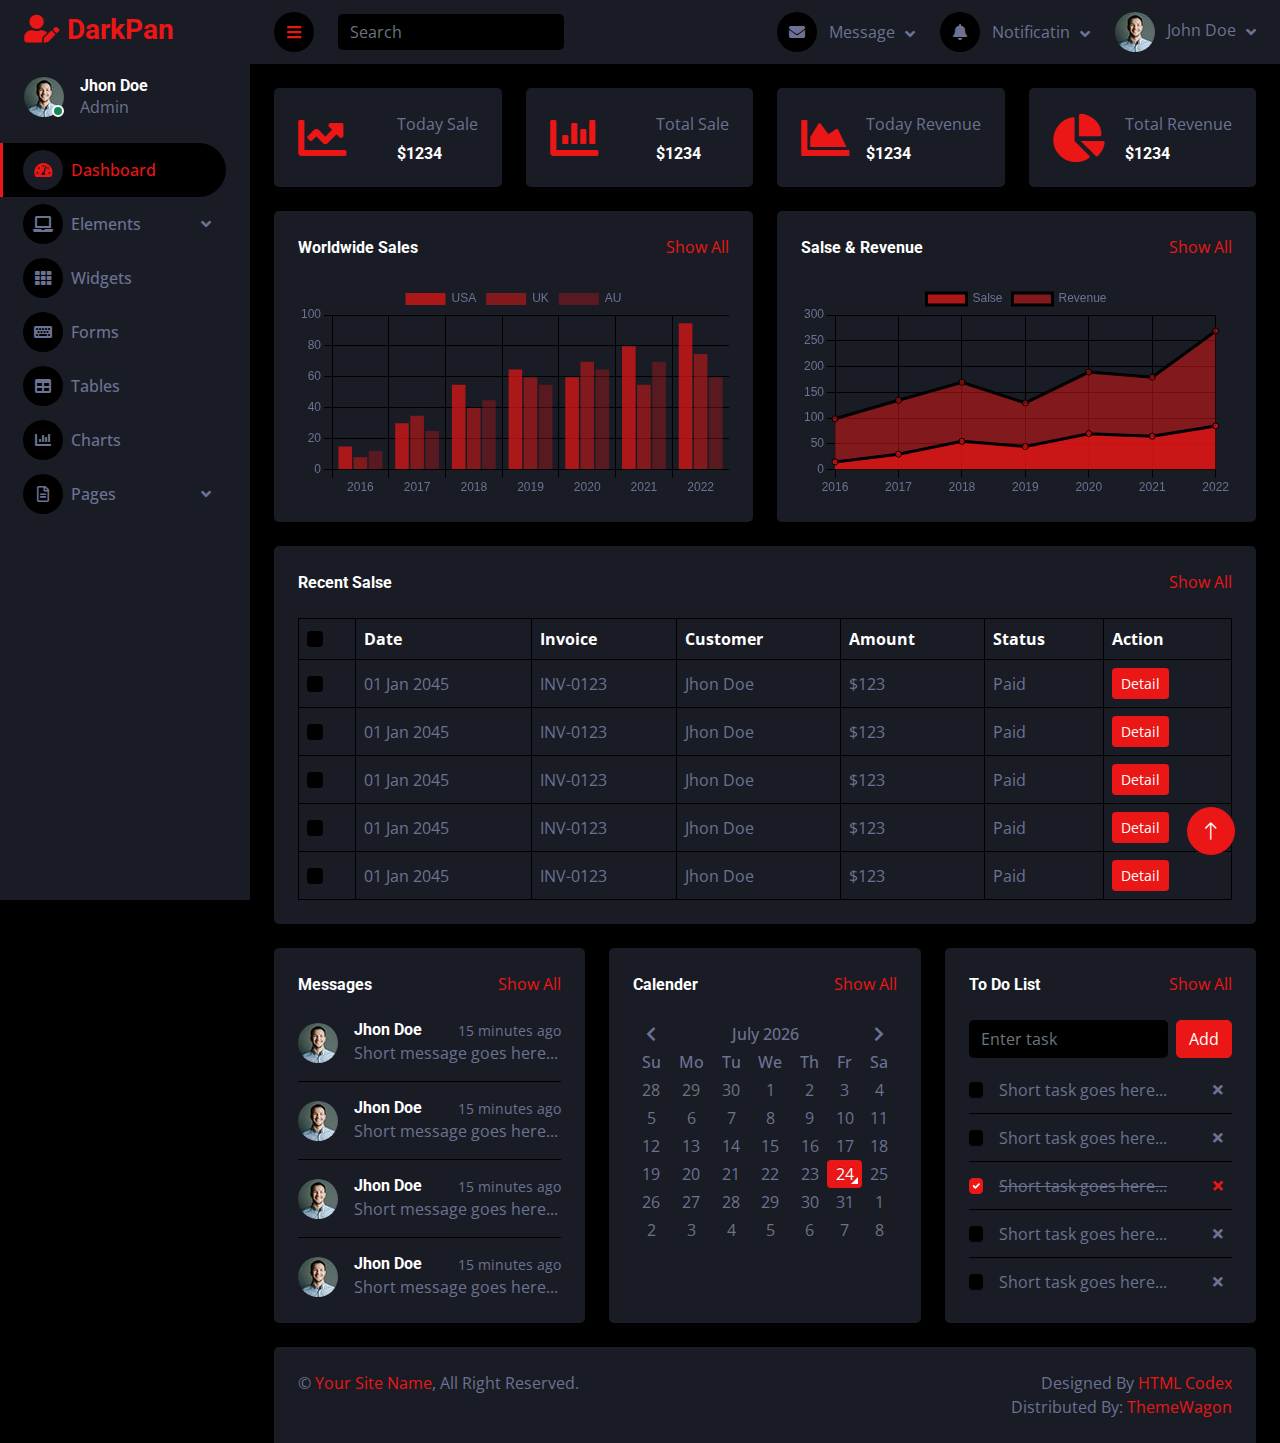
<file: templates/darkpan-1.0.0/index.html>
<!DOCTYPE html>
<html lang="en">

<head>
    <meta charset="utf-8">
    <title>DarkPan - Bootstrap 5 Admin Template</title>
    <meta content="width=device-width, initial-scale=1.0" name="viewport">
    <meta content="" name="keywords">
    <meta content="" name="description">

    <!-- Favicon -->
    <link href="img/favicon.ico" rel="icon">

    <!-- Google Web Fonts -->
    <link rel="preconnect" href="https://fonts.googleapis.com">
    <link rel="preconnect" href="https://fonts.gstatic.com" crossorigin>
    <link href="https://fonts.googleapis.com/css2?family=Open+Sans:wght@400;600&family=Roboto:wght@500;700&display=swap" rel="stylesheet"> 
    
    <!-- Icon Font Stylesheet -->
    <link href="https://cdnjs.cloudflare.com/ajax/libs/font-awesome/5.10.0/css/all.min.css" rel="stylesheet">
    <link href="https://cdn.jsdelivr.net/npm/bootstrap-icons@1.4.1/font/bootstrap-icons.css" rel="stylesheet">

    <!-- Libraries Stylesheet -->
    <link href="lib/owlcarousel/assets/owl.carousel.min.css" rel="stylesheet">
    <link href="lib/tempusdominus/css/tempusdominus-bootstrap-4.min.css" rel="stylesheet" />

    <!-- Customized Bootstrap Stylesheet -->
    <link href="css/bootstrap.min.css" rel="stylesheet">

    <!-- Template Stylesheet -->
    <link href="css/style.css" rel="stylesheet">
</head>

<body>
    <div class="container-fluid position-relative d-flex p-0">
        <!-- Spinner Start -->
        <div id="spinner" class="show bg-dark position-fixed translate-middle w-100 vh-100 top-50 start-50 d-flex align-items-center justify-content-center">
            <div class="spinner-border text-primary" style="width: 3rem; height: 3rem;" role="status">
                <span class="sr-only">Loading...</span>
            </div>
        </div>
        <!-- Spinner End -->


        <!-- Sidebar Start -->
        <div class="sidebar pe-4 pb-3">
            <nav class="navbar bg-secondary navbar-dark">
                <a href="index.html" class="navbar-brand mx-4 mb-3">
                    <h3 class="text-primary"><i class="fa fa-user-edit me-2"></i>DarkPan</h3>
                </a>
                <div class="d-flex align-items-center ms-4 mb-4">
                    <div class="position-relative">
                        <img class="rounded-circle" src="img/user.jpg" alt="" style="width: 40px; height: 40px;">
                        <div class="bg-success rounded-circle border border-2 border-white position-absolute end-0 bottom-0 p-1"></div>
                    </div>
                    <div class="ms-3">
                        <h6 class="mb-0">Jhon Doe</h6>
                        <span>Admin</span>
                    </div>
                </div>
                <div class="navbar-nav w-100">
                    <a href="index.html" class="nav-item nav-link active"><i class="fa fa-tachometer-alt me-2"></i>Dashboard</a>
                    <div class="nav-item dropdown">
                        <a href="#" class="nav-link dropdown-toggle" data-bs-toggle="dropdown"><i class="fa fa-laptop me-2"></i>Elements</a>
                        <div class="dropdown-menu bg-transparent border-0">
                            <a href="button.html" class="dropdown-item">Buttons</a>
                            <a href="typography.html" class="dropdown-item">Typography</a>
                            <a href="element.html" class="dropdown-item">Other Elements</a>
                        </div>
                    </div>
                    <a href="widget.html" class="nav-item nav-link"><i class="fa fa-th me-2"></i>Widgets</a>
                    <a href="form.html" class="nav-item nav-link"><i class="fa fa-keyboard me-2"></i>Forms</a>
                    <a href="table.html" class="nav-item nav-link"><i class="fa fa-table me-2"></i>Tables</a>
                    <a href="chart.html" class="nav-item nav-link"><i class="fa fa-chart-bar me-2"></i>Charts</a>
                    <div class="nav-item dropdown">
                        <a href="#" class="nav-link dropdown-toggle" data-bs-toggle="dropdown"><i class="far fa-file-alt me-2"></i>Pages</a>
                        <div class="dropdown-menu bg-transparent border-0">
                            <a href="signin.html" class="dropdown-item">Sign In</a>
                            <a href="signup.html" class="dropdown-item">Sign Up</a>
                            <a href="404.html" class="dropdown-item">404 Error</a>
                            <a href="blank.html" class="dropdown-item">Blank Page</a>
                        </div>
                    </div>
                </div>
            </nav>
        </div>
        <!-- Sidebar End -->


        <!-- Content Start -->
        <div class="content">
            <!-- Navbar Start -->
            <nav class="navbar navbar-expand bg-secondary navbar-dark sticky-top px-4 py-0">
                <a href="index.html" class="navbar-brand d-flex d-lg-none me-4">
                    <h2 class="text-primary mb-0"><i class="fa fa-user-edit"></i></h2>
                </a>
                <a href="#" class="sidebar-toggler flex-shrink-0">
                    <i class="fa fa-bars"></i>
                </a>
                <form class="d-none d-md-flex ms-4">
                    <input class="form-control bg-dark border-0" type="search" placeholder="Search">
                </form>
                <div class="navbar-nav align-items-center ms-auto">
                    <div class="nav-item dropdown">
                        <a href="#" class="nav-link dropdown-toggle" data-bs-toggle="dropdown">
                            <i class="fa fa-envelope me-lg-2"></i>
                            <span class="d-none d-lg-inline-flex">Message</span>
                        </a>
                        <div class="dropdown-menu dropdown-menu-end bg-secondary border-0 rounded-0 rounded-bottom m-0">
                            <a href="#" class="dropdown-item">
                                <div class="d-flex align-items-center">
                                    <img class="rounded-circle" src="img/user.jpg" alt="" style="width: 40px; height: 40px;">
                                    <div class="ms-2">
                                        <h6 class="fw-normal mb-0">Jhon send you a message</h6>
                                        <small>15 minutes ago</small>
                                    </div>
                                </div>
                            </a>
                            <hr class="dropdown-divider">
                            <a href="#" class="dropdown-item">
                                <div class="d-flex align-items-center">
                                    <img class="rounded-circle" src="img/user.jpg" alt="" style="width: 40px; height: 40px;">
                                    <div class="ms-2">
                                        <h6 class="fw-normal mb-0">Jhon send you a message</h6>
                                        <small>15 minutes ago</small>
                                    </div>
                                </div>
                            </a>
                            <hr class="dropdown-divider">
                            <a href="#" class="dropdown-item">
                                <div class="d-flex align-items-center">
                                    <img class="rounded-circle" src="img/user.jpg" alt="" style="width: 40px; height: 40px;">
                                    <div class="ms-2">
                                        <h6 class="fw-normal mb-0">Jhon send you a message</h6>
                                        <small>15 minutes ago</small>
                                    </div>
                                </div>
                            </a>
                            <hr class="dropdown-divider">
                            <a href="#" class="dropdown-item text-center">See all message</a>
                        </div>
                    </div>
                    <div class="nav-item dropdown">
                        <a href="#" class="nav-link dropdown-toggle" data-bs-toggle="dropdown">
                            <i class="fa fa-bell me-lg-2"></i>
                            <span class="d-none d-lg-inline-flex">Notificatin</span>
                        </a>
                        <div class="dropdown-menu dropdown-menu-end bg-secondary border-0 rounded-0 rounded-bottom m-0">
                            <a href="#" class="dropdown-item">
                                <h6 class="fw-normal mb-0">Profile updated</h6>
                                <small>15 minutes ago</small>
                            </a>
                            <hr class="dropdown-divider">
                            <a href="#" class="dropdown-item">
                                <h6 class="fw-normal mb-0">New user added</h6>
                                <small>15 minutes ago</small>
                            </a>
                            <hr class="dropdown-divider">
                            <a href="#" class="dropdown-item">
                                <h6 class="fw-normal mb-0">Password changed</h6>
                                <small>15 minutes ago</small>
                            </a>
                            <hr class="dropdown-divider">
                            <a href="#" class="dropdown-item text-center">See all notifications</a>
                        </div>
                    </div>
                    <div class="nav-item dropdown">
                        <a href="#" class="nav-link dropdown-toggle" data-bs-toggle="dropdown">
                            <img class="rounded-circle me-lg-2" src="img/user.jpg" alt="" style="width: 40px; height: 40px;">
                            <span class="d-none d-lg-inline-flex">John Doe</span>
                        </a>
                        <div class="dropdown-menu dropdown-menu-end bg-secondary border-0 rounded-0 rounded-bottom m-0">
                            <a href="#" class="dropdown-item">My Profile</a>
                            <a href="#" class="dropdown-item">Settings</a>
                            <a href="#" class="dropdown-item">Log Out</a>
                        </div>
                    </div>
                </div>
            </nav>
            <!-- Navbar End -->


            <!-- Sale & Revenue Start -->
            <div class="container-fluid pt-4 px-4">
                <div class="row g-4">
                    <div class="col-sm-6 col-xl-3">
                        <div class="bg-secondary rounded d-flex align-items-center justify-content-between p-4">
                            <i class="fa fa-chart-line fa-3x text-primary"></i>
                            <div class="ms-3">
                                <p class="mb-2">Today Sale</p>
                                <h6 class="mb-0">$1234</h6>
                            </div>
                        </div>
                    </div>
                    <div class="col-sm-6 col-xl-3">
                        <div class="bg-secondary rounded d-flex align-items-center justify-content-between p-4">
                            <i class="fa fa-chart-bar fa-3x text-primary"></i>
                            <div class="ms-3">
                                <p class="mb-2">Total Sale</p>
                                <h6 class="mb-0">$1234</h6>
                            </div>
                        </div>
                    </div>
                    <div class="col-sm-6 col-xl-3">
                        <div class="bg-secondary rounded d-flex align-items-center justify-content-between p-4">
                            <i class="fa fa-chart-area fa-3x text-primary"></i>
                            <div class="ms-3">
                                <p class="mb-2">Today Revenue</p>
                                <h6 class="mb-0">$1234</h6>
                            </div>
                        </div>
                    </div>
                    <div class="col-sm-6 col-xl-3">
                        <div class="bg-secondary rounded d-flex align-items-center justify-content-between p-4">
                            <i class="fa fa-chart-pie fa-3x text-primary"></i>
                            <div class="ms-3">
                                <p class="mb-2">Total Revenue</p>
                                <h6 class="mb-0">$1234</h6>
                            </div>
                        </div>
                    </div>
                </div>
            </div>
            <!-- Sale & Revenue End -->


            <!-- Sales Chart Start -->
            <div class="container-fluid pt-4 px-4">
                <div class="row g-4">
                    <div class="col-sm-12 col-xl-6">
                        <div class="bg-secondary text-center rounded p-4">
                            <div class="d-flex align-items-center justify-content-between mb-4">
                                <h6 class="mb-0">Worldwide Sales</h6>
                                <a href="">Show All</a>
                            </div>
                            <canvas id="worldwide-sales"></canvas>
                        </div>
                    </div>
                    <div class="col-sm-12 col-xl-6">
                        <div class="bg-secondary text-center rounded p-4">
                            <div class="d-flex align-items-center justify-content-between mb-4">
                                <h6 class="mb-0">Salse & Revenue</h6>
                                <a href="">Show All</a>
                            </div>
                            <canvas id="salse-revenue"></canvas>
                        </div>
                    </div>
                </div>
            </div>
            <!-- Sales Chart End -->


            <!-- Recent Sales Start -->
            <div class="container-fluid pt-4 px-4">
                <div class="bg-secondary text-center rounded p-4">
                    <div class="d-flex align-items-center justify-content-between mb-4">
                        <h6 class="mb-0">Recent Salse</h6>
                        <a href="">Show All</a>
                    </div>
                    <div class="table-responsive">
                        <table class="table text-start align-middle table-bordered table-hover mb-0">
                            <thead>
                                <tr class="text-white">
                                    <th scope="col"><input class="form-check-input" type="checkbox"></th>
                                    <th scope="col">Date</th>
                                    <th scope="col">Invoice</th>
                                    <th scope="col">Customer</th>
                                    <th scope="col">Amount</th>
                                    <th scope="col">Status</th>
                                    <th scope="col">Action</th>
                                </tr>
                            </thead>
                            <tbody>
                                <tr>
                                    <td><input class="form-check-input" type="checkbox"></td>
                                    <td>01 Jan 2045</td>
                                    <td>INV-0123</td>
                                    <td>Jhon Doe</td>
                                    <td>$123</td>
                                    <td>Paid</td>
                                    <td><a class="btn btn-sm btn-primary" href="">Detail</a></td>
                                </tr>
                                <tr>
                                    <td><input class="form-check-input" type="checkbox"></td>
                                    <td>01 Jan 2045</td>
                                    <td>INV-0123</td>
                                    <td>Jhon Doe</td>
                                    <td>$123</td>
                                    <td>Paid</td>
                                    <td><a class="btn btn-sm btn-primary" href="">Detail</a></td>
                                </tr>
                                <tr>
                                    <td><input class="form-check-input" type="checkbox"></td>
                                    <td>01 Jan 2045</td>
                                    <td>INV-0123</td>
                                    <td>Jhon Doe</td>
                                    <td>$123</td>
                                    <td>Paid</td>
                                    <td><a class="btn btn-sm btn-primary" href="">Detail</a></td>
                                </tr>
                                <tr>
                                    <td><input class="form-check-input" type="checkbox"></td>
                                    <td>01 Jan 2045</td>
                                    <td>INV-0123</td>
                                    <td>Jhon Doe</td>
                                    <td>$123</td>
                                    <td>Paid</td>
                                    <td><a class="btn btn-sm btn-primary" href="">Detail</a></td>
                                </tr>
                                <tr>
                                    <td><input class="form-check-input" type="checkbox"></td>
                                    <td>01 Jan 2045</td>
                                    <td>INV-0123</td>
                                    <td>Jhon Doe</td>
                                    <td>$123</td>
                                    <td>Paid</td>
                                    <td><a class="btn btn-sm btn-primary" href="">Detail</a></td>
                                </tr>
                            </tbody>
                        </table>
                    </div>
                </div>
            </div>
            <!-- Recent Sales End -->


            <!-- Widgets Start -->
            <div class="container-fluid pt-4 px-4">
                <div class="row g-4">
                    <div class="col-sm-12 col-md-6 col-xl-4">
                        <div class="h-100 bg-secondary rounded p-4">
                            <div class="d-flex align-items-center justify-content-between mb-2">
                                <h6 class="mb-0">Messages</h6>
                                <a href="">Show All</a>
                            </div>
                            <div class="d-flex align-items-center border-bottom py-3">
                                <img class="rounded-circle flex-shrink-0" src="img/user.jpg" alt="" style="width: 40px; height: 40px;">
                                <div class="w-100 ms-3">
                                    <div class="d-flex w-100 justify-content-between">
                                        <h6 class="mb-0">Jhon Doe</h6>
                                        <small>15 minutes ago</small>
                                    </div>
                                    <span>Short message goes here...</span>
                                </div>
                            </div>
                            <div class="d-flex align-items-center border-bottom py-3">
                                <img class="rounded-circle flex-shrink-0" src="img/user.jpg" alt="" style="width: 40px; height: 40px;">
                                <div class="w-100 ms-3">
                                    <div class="d-flex w-100 justify-content-between">
                                        <h6 class="mb-0">Jhon Doe</h6>
                                        <small>15 minutes ago</small>
                                    </div>
                                    <span>Short message goes here...</span>
                                </div>
                            </div>
                            <div class="d-flex align-items-center border-bottom py-3">
                                <img class="rounded-circle flex-shrink-0" src="img/user.jpg" alt="" style="width: 40px; height: 40px;">
                                <div class="w-100 ms-3">
                                    <div class="d-flex w-100 justify-content-between">
                                        <h6 class="mb-0">Jhon Doe</h6>
                                        <small>15 minutes ago</small>
                                    </div>
                                    <span>Short message goes here...</span>
                                </div>
                            </div>
                            <div class="d-flex align-items-center pt-3">
                                <img class="rounded-circle flex-shrink-0" src="img/user.jpg" alt="" style="width: 40px; height: 40px;">
                                <div class="w-100 ms-3">
                                    <div class="d-flex w-100 justify-content-between">
                                        <h6 class="mb-0">Jhon Doe</h6>
                                        <small>15 minutes ago</small>
                                    </div>
                                    <span>Short message goes here...</span>
                                </div>
                            </div>
                        </div>
                    </div>
                    <div class="col-sm-12 col-md-6 col-xl-4">
                        <div class="h-100 bg-secondary rounded p-4">
                            <div class="d-flex align-items-center justify-content-between mb-4">
                                <h6 class="mb-0">Calender</h6>
                                <a href="">Show All</a>
                            </div>
                            <div id="calender"></div>
                        </div>
                    </div>
                    <div class="col-sm-12 col-md-6 col-xl-4">
                        <div class="h-100 bg-secondary rounded p-4">
                            <div class="d-flex align-items-center justify-content-between mb-4">
                                <h6 class="mb-0">To Do List</h6>
                                <a href="">Show All</a>
                            </div>
                            <div class="d-flex mb-2">
                                <input class="form-control bg-dark border-0" type="text" placeholder="Enter task">
                                <button type="button" class="btn btn-primary ms-2">Add</button>
                            </div>
                            <div class="d-flex align-items-center border-bottom py-2">
                                <input class="form-check-input m-0" type="checkbox">
                                <div class="w-100 ms-3">
                                    <div class="d-flex w-100 align-items-center justify-content-between">
                                        <span>Short task goes here...</span>
                                        <button class="btn btn-sm"><i class="fa fa-times"></i></button>
                                    </div>
                                </div>
                            </div>
                            <div class="d-flex align-items-center border-bottom py-2">
                                <input class="form-check-input m-0" type="checkbox">
                                <div class="w-100 ms-3">
                                    <div class="d-flex w-100 align-items-center justify-content-between">
                                        <span>Short task goes here...</span>
                                        <button class="btn btn-sm"><i class="fa fa-times"></i></button>
                                    </div>
                                </div>
                            </div>
                            <div class="d-flex align-items-center border-bottom py-2">
                                <input class="form-check-input m-0" type="checkbox" checked>
                                <div class="w-100 ms-3">
                                    <div class="d-flex w-100 align-items-center justify-content-between">
                                        <span><del>Short task goes here...</del></span>
                                        <button class="btn btn-sm text-primary"><i class="fa fa-times"></i></button>
                                    </div>
                                </div>
                            </div>
                            <div class="d-flex align-items-center border-bottom py-2">
                                <input class="form-check-input m-0" type="checkbox">
                                <div class="w-100 ms-3">
                                    <div class="d-flex w-100 align-items-center justify-content-between">
                                        <span>Short task goes here...</span>
                                        <button class="btn btn-sm"><i class="fa fa-times"></i></button>
                                    </div>
                                </div>
                            </div>
                            <div class="d-flex align-items-center pt-2">
                                <input class="form-check-input m-0" type="checkbox">
                                <div class="w-100 ms-3">
                                    <div class="d-flex w-100 align-items-center justify-content-between">
                                        <span>Short task goes here...</span>
                                        <button class="btn btn-sm"><i class="fa fa-times"></i></button>
                                    </div>
                                </div>
                            </div>
                        </div>
                    </div>
                </div>
            </div>
            <!-- Widgets End -->


            <!-- Footer Start -->
            <div class="container-fluid pt-4 px-4">
                <div class="bg-secondary rounded-top p-4">
                    <div class="row">
                        <div class="col-12 col-sm-6 text-center text-sm-start">
                            &copy; <a href="#">Your Site Name</a>, All Right Reserved. 
                        </div>
                        <div class="col-12 col-sm-6 text-center text-sm-end">
                            <!--/*** This template is free as long as you keep the footer author’s credit link/attribution link/backlink. If you'd like to use the template without the footer author’s credit link/attribution link/backlink, you can purchase the Credit Removal License from "https://htmlcodex.com/credit-removal". Thank you for your support. ***/-->
                            Designed By <a href="https://htmlcodex.com">HTML Codex</a>
                            <br>Distributed By: <a href="https://themewagon.com" target="_blank">ThemeWagon</a>
                        </div>
                    </div>
                </div>
            </div>
            <!-- Footer End -->
        </div>
        <!-- Content End -->


        <!-- Back to Top -->
        <a href="#" class="btn btn-lg btn-primary btn-lg-square back-to-top"><i class="bi bi-arrow-up"></i></a>
    </div>

    <!-- JavaScript Libraries -->
    <script src="https://code.jquery.com/jquery-3.4.1.min.js"></script>
    <script src="https://cdn.jsdelivr.net/npm/bootstrap@5.0.0/dist/js/bootstrap.bundle.min.js"></script>
    <script src="lib/chart/chart.min.js"></script>
    <script src="lib/easing/easing.min.js"></script>
    <script src="lib/waypoints/waypoints.min.js"></script>
    <script src="lib/owlcarousel/owl.carousel.min.js"></script>
    <script src="lib/tempusdominus/js/moment.min.js"></script>
    <script src="lib/tempusdominus/js/moment-timezone.min.js"></script>
    <script src="lib/tempusdominus/js/tempusdominus-bootstrap-4.min.js"></script>

    <!-- Template Javascript -->
    <script src="js/main.js"></script>
</body>

</html>
</file>
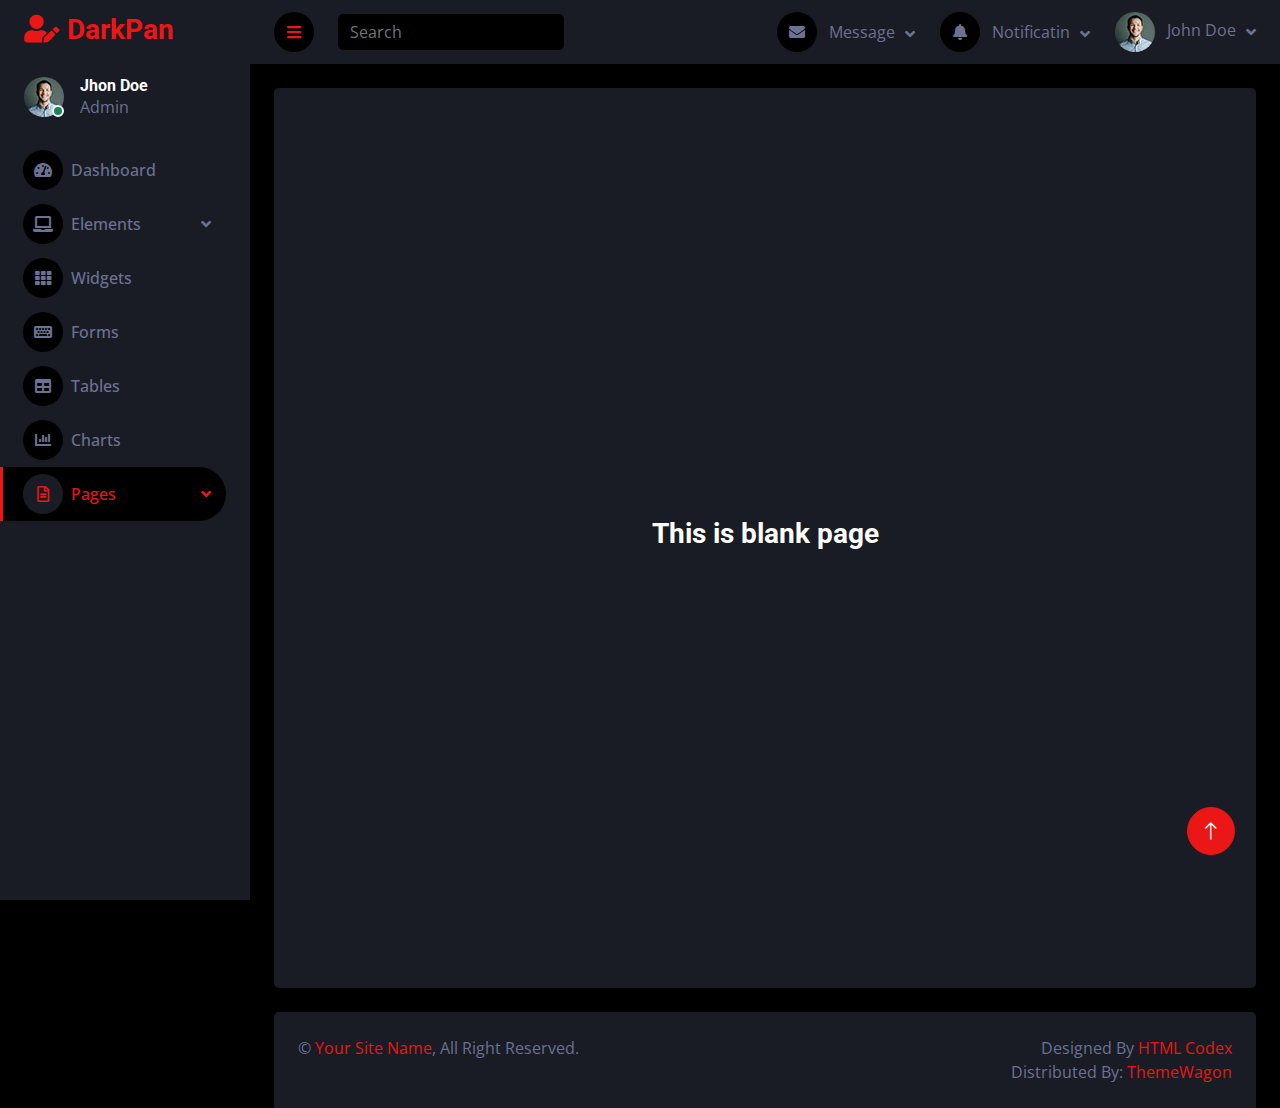
<file: templates/darkpan-1.0.0/blank.html>
<!DOCTYPE html>
<html lang="en">

<head>
    <meta charset="utf-8">
    <title>DarkPan - Bootstrap 5 Admin Template</title>
    <meta content="width=device-width, initial-scale=1.0" name="viewport">
    <meta content="" name="keywords">
    <meta content="" name="description">

    <!-- Favicon -->
    <link href="img/favicon.ico" rel="icon">

    <!-- Google Web Fonts -->
    <link rel="preconnect" href="https://fonts.googleapis.com">
    <link rel="preconnect" href="https://fonts.gstatic.com" crossorigin>
    <link href="https://fonts.googleapis.com/css2?family=Open+Sans:wght@400;600&family=Roboto:wght@500;700&display=swap" rel="stylesheet"> 
    
    <!-- Icon Font Stylesheet -->
    <link href="https://cdnjs.cloudflare.com/ajax/libs/font-awesome/5.10.0/css/all.min.css" rel="stylesheet">
    <link href="https://cdn.jsdelivr.net/npm/bootstrap-icons@1.4.1/font/bootstrap-icons.css" rel="stylesheet">

    <!-- Libraries Stylesheet -->
    <link href="lib/owlcarousel/assets/owl.carousel.min.css" rel="stylesheet">
    <link href="lib/tempusdominus/css/tempusdominus-bootstrap-4.min.css" rel="stylesheet" />

    <!-- Customized Bootstrap Stylesheet -->
    <link href="css/bootstrap.min.css" rel="stylesheet">

    <!-- Template Stylesheet -->
    <link href="css/style.css" rel="stylesheet">
</head>

<body>
    <div class="container-fluid position-relative d-flex p-0">
        <!-- Spinner Start -->
        <div id="spinner" class="show bg-dark position-fixed translate-middle w-100 vh-100 top-50 start-50 d-flex align-items-center justify-content-center">
            <div class="spinner-border text-primary" style="width: 3rem; height: 3rem;" role="status">
                <span class="sr-only">Loading...</span>
            </div>
        </div>
        <!-- Spinner End -->


        <!-- Sidebar Start -->
        <div class="sidebar pe-4 pb-3">
            <nav class="navbar bg-secondary navbar-dark">
                <a href="index.html" class="navbar-brand mx-4 mb-3">
                    <h3 class="text-primary"><i class="fa fa-user-edit me-2"></i>DarkPan</h3>
                </a>
                <div class="d-flex align-items-center ms-4 mb-4">
                    <div class="position-relative">
                        <img class="rounded-circle" src="img/user.jpg" alt="" style="width: 40px; height: 40px;">
                        <div class="bg-success rounded-circle border border-2 border-white position-absolute end-0 bottom-0 p-1"></div>
                    </div>
                    <div class="ms-3">
                        <h6 class="mb-0">Jhon Doe</h6>
                        <span>Admin</span>
                    </div>
                </div>
                <div class="navbar-nav w-100">
                    <a href="index.html" class="nav-item nav-link"><i class="fa fa-tachometer-alt me-2"></i>Dashboard</a>
                    <div class="nav-item dropdown">
                        <a href="#" class="nav-link dropdown-toggle" data-bs-toggle="dropdown"><i class="fa fa-laptop me-2"></i>Elements</a>
                        <div class="dropdown-menu bg-transparent border-0">
                            <a href="button.html" class="dropdown-item">Buttons</a>
                            <a href="typography.html" class="dropdown-item">Typography</a>
                            <a href="element.html" class="dropdown-item">Other Elements</a>
                        </div>
                    </div>
                    <a href="widget.html" class="nav-item nav-link"><i class="fa fa-th me-2"></i>Widgets</a>
                    <a href="form.html" class="nav-item nav-link"><i class="fa fa-keyboard me-2"></i>Forms</a>
                    <a href="table.html" class="nav-item nav-link"><i class="fa fa-table me-2"></i>Tables</a>
                    <a href="chart.html" class="nav-item nav-link"><i class="fa fa-chart-bar me-2"></i>Charts</a>
                    <div class="nav-item dropdown">
                        <a href="#" class="nav-link dropdown-toggle active" data-bs-toggle="dropdown"><i class="far fa-file-alt me-2"></i>Pages</a>
                        <div class="dropdown-menu bg-transparent border-0">
                            <a href="signin.html" class="dropdown-item">Sign In</a>
                            <a href="signup.html" class="dropdown-item">Sign Up</a>
                            <a href="404.html" class="dropdown-item">404 Error</a>
                            <a href="blank.html" class="dropdown-item active">Blank Page</a>
                        </div>
                    </div>
                </div>
            </nav>
        </div>
        <!-- Sidebar End -->


        <!-- Content Start -->
        <div class="content">
            <!-- Navbar Start -->
            <nav class="navbar navbar-expand bg-secondary navbar-dark sticky-top px-4 py-0">
                <a href="index.html" class="navbar-brand d-flex d-lg-none me-4">
                    <h2 class="text-primary mb-0"><i class="fa fa-user-edit"></i></h2>
                </a>
                <a href="#" class="sidebar-toggler flex-shrink-0">
                    <i class="fa fa-bars"></i>
                </a>
                <form class="d-none d-md-flex ms-4">
                    <input class="form-control bg-dark border-0" type="search" placeholder="Search">
                </form>
                <div class="navbar-nav align-items-center ms-auto">
                    <div class="nav-item dropdown">
                        <a href="#" class="nav-link dropdown-toggle" data-bs-toggle="dropdown">
                            <i class="fa fa-envelope me-lg-2"></i>
                            <span class="d-none d-lg-inline-flex">Message</span>
                        </a>
                        <div class="dropdown-menu dropdown-menu-end bg-secondary border-0 rounded-0 rounded-bottom m-0">
                            <a href="#" class="dropdown-item">
                                <div class="d-flex align-items-center">
                                    <img class="rounded-circle" src="img/user.jpg" alt="" style="width: 40px; height: 40px;">
                                    <div class="ms-2">
                                        <h6 class="fw-normal mb-0">Jhon send you a message</h6>
                                        <small>15 minutes ago</small>
                                    </div>
                                </div>
                            </a>
                            <hr class="dropdown-divider">
                            <a href="#" class="dropdown-item">
                                <div class="d-flex align-items-center">
                                    <img class="rounded-circle" src="img/user.jpg" alt="" style="width: 40px; height: 40px;">
                                    <div class="ms-2">
                                        <h6 class="fw-normal mb-0">Jhon send you a message</h6>
                                        <small>15 minutes ago</small>
                                    </div>
                                </div>
                            </a>
                            <hr class="dropdown-divider">
                            <a href="#" class="dropdown-item">
                                <div class="d-flex align-items-center">
                                    <img class="rounded-circle" src="img/user.jpg" alt="" style="width: 40px; height: 40px;">
                                    <div class="ms-2">
                                        <h6 class="fw-normal mb-0">Jhon send you a message</h6>
                                        <small>15 minutes ago</small>
                                    </div>
                                </div>
                            </a>
                            <hr class="dropdown-divider">
                            <a href="#" class="dropdown-item text-center">See all message</a>
                        </div>
                    </div>
                    <div class="nav-item dropdown">
                        <a href="#" class="nav-link dropdown-toggle" data-bs-toggle="dropdown">
                            <i class="fa fa-bell me-lg-2"></i>
                            <span class="d-none d-lg-inline-flex">Notificatin</span>
                        </a>
                        <div class="dropdown-menu dropdown-menu-end bg-secondary border-0 rounded-0 rounded-bottom m-0">
                            <a href="#" class="dropdown-item">
                                <h6 class="fw-normal mb-0">Profile updated</h6>
                                <small>15 minutes ago</small>
                            </a>
                            <hr class="dropdown-divider">
                            <a href="#" class="dropdown-item">
                                <h6 class="fw-normal mb-0">New user added</h6>
                                <small>15 minutes ago</small>
                            </a>
                            <hr class="dropdown-divider">
                            <a href="#" class="dropdown-item">
                                <h6 class="fw-normal mb-0">Password changed</h6>
                                <small>15 minutes ago</small>
                            </a>
                            <hr class="dropdown-divider">
                            <a href="#" class="dropdown-item text-center">See all notifications</a>
                        </div>
                    </div>
                    <div class="nav-item dropdown">
                        <a href="#" class="nav-link dropdown-toggle" data-bs-toggle="dropdown">
                            <img class="rounded-circle me-lg-2" src="img/user.jpg" alt="" style="width: 40px; height: 40px;">
                            <span class="d-none d-lg-inline-flex">John Doe</span>
                        </a>
                        <div class="dropdown-menu dropdown-menu-end bg-secondary border-0 rounded-0 rounded-bottom m-0">
                            <a href="#" class="dropdown-item">My Profile</a>
                            <a href="#" class="dropdown-item">Settings</a>
                            <a href="#" class="dropdown-item">Log Out</a>
                        </div>
                    </div>
                </div>
            </nav>
            <!-- Navbar End -->


            <!-- Blank Start -->
            <div class="container-fluid pt-4 px-4">
                <div class="row vh-100 bg-secondary rounded align-items-center justify-content-center mx-0">
                    <div class="col-md-6 text-center">
                        <h3>This is blank page</h3>
                    </div>
                </div>
            </div>
            <!-- Blank End -->


            <!-- Footer Start -->
            <div class="container-fluid pt-4 px-4">
                <div class="bg-secondary rounded-top p-4">
                    <div class="row">
                        <div class="col-12 col-sm-6 text-center text-sm-start">
                            &copy; <a href="#">Your Site Name</a>, All Right Reserved. 
                        </div>
                        <div class="col-12 col-sm-6 text-center text-sm-end">
                            <!--/*** This template is free as long as you keep the footer author’s credit link/attribution link/backlink. If you'd like to use the template without the footer author’s credit link/attribution link/backlink, you can purchase the Credit Removal License from "https://htmlcodex.com/credit-removal". Thank you for your support. ***/-->
                            Designed By <a href="https://htmlcodex.com">HTML Codex</a>
                            <br>Distributed By: <a href="https://themewagon.com" target="_blank">ThemeWagon</a>
                        </div>
                    </div>
                </div>
            </div>
            <!-- Footer End -->
        </div>
        <!-- Content End -->


        <!-- Back to Top -->
        <a href="#" class="btn btn-lg btn-primary btn-lg-square back-to-top"><i class="bi bi-arrow-up"></i></a>
    </div>

    <!-- JavaScript Libraries -->
    <script src="https://code.jquery.com/jquery-3.4.1.min.js"></script>
    <script src="https://cdn.jsdelivr.net/npm/bootstrap@5.0.0/dist/js/bootstrap.bundle.min.js"></script>
    <script src="lib/chart/chart.min.js"></script>
    <script src="lib/easing/easing.min.js"></script>
    <script src="lib/waypoints/waypoints.min.js"></script>
    <script src="lib/owlcarousel/owl.carousel.min.js"></script>
    <script src="lib/tempusdominus/js/moment.min.js"></script>
    <script src="lib/tempusdominus/js/moment-timezone.min.js"></script>
    <script src="lib/tempusdominus/js/tempusdominus-bootstrap-4.min.js"></script>

    <!-- Template Javascript -->
    <script src="js/main.js"></script>
</body>

</html>
</file>
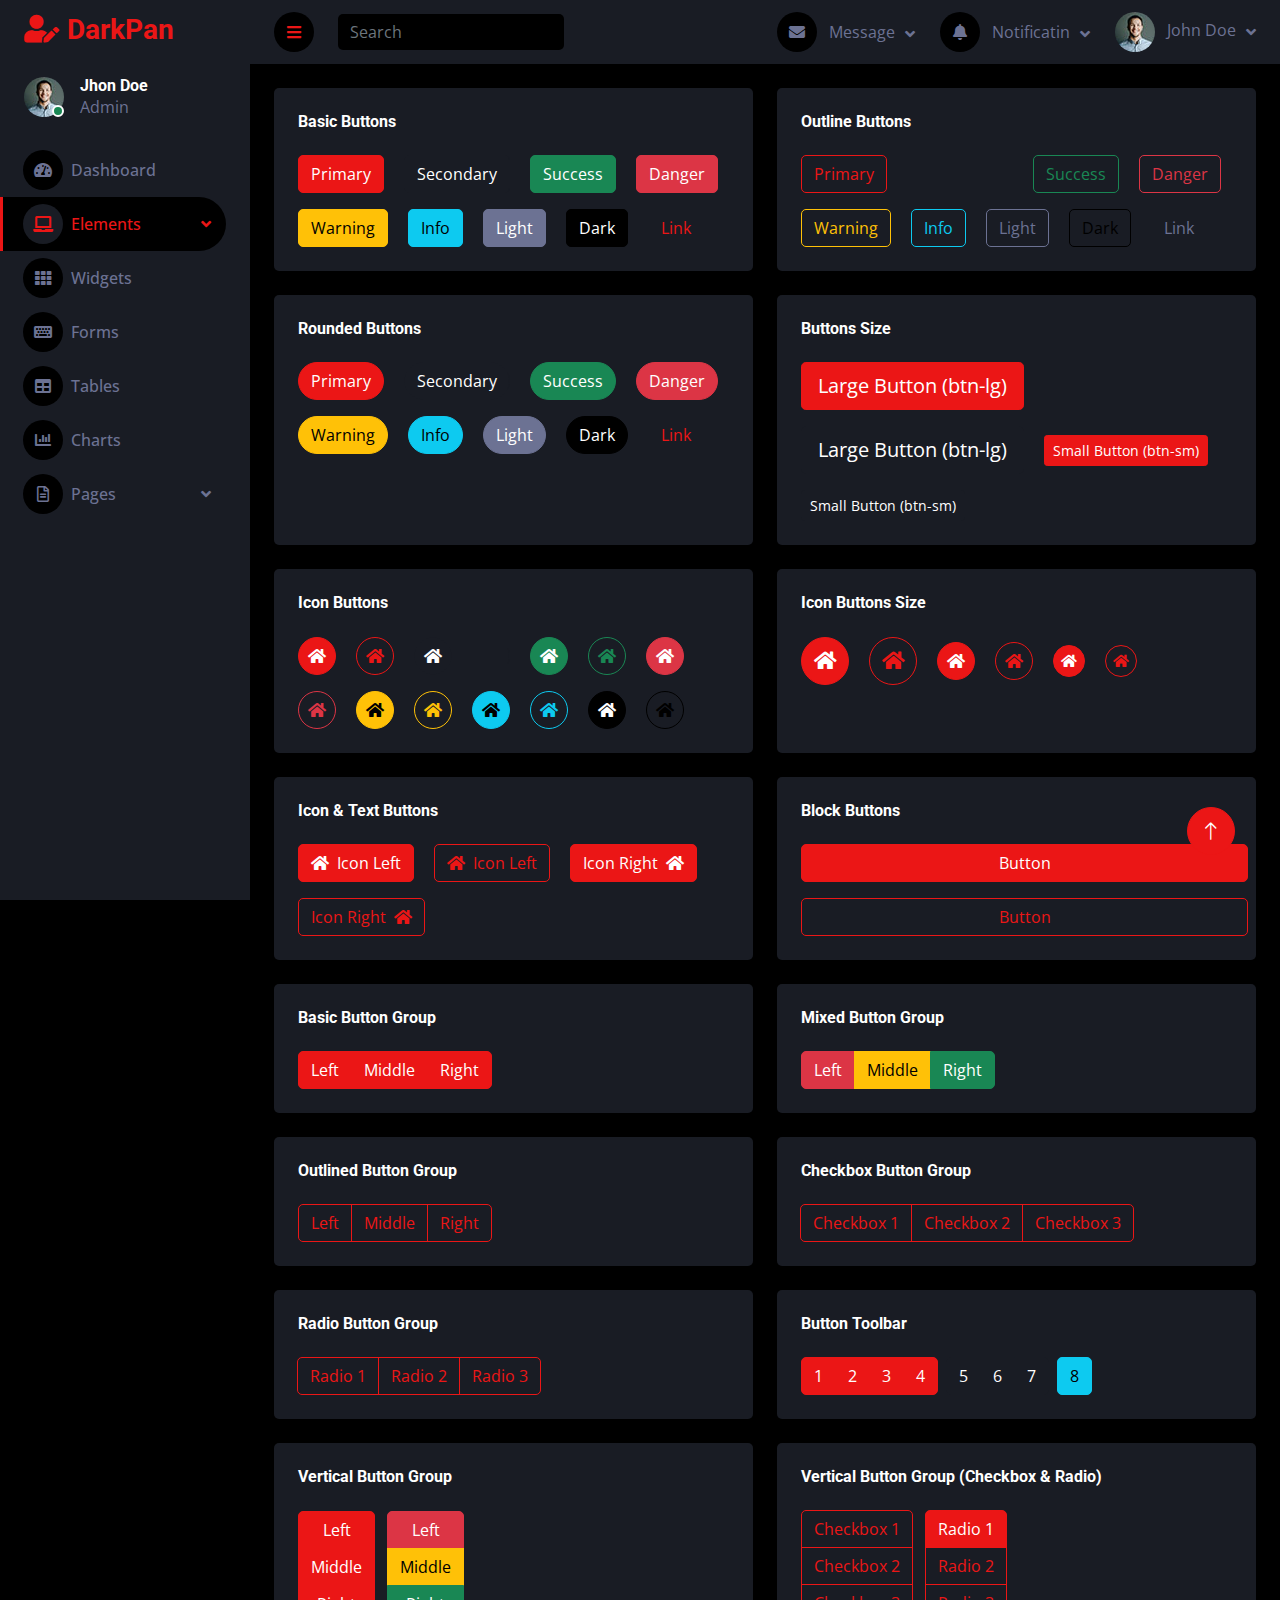
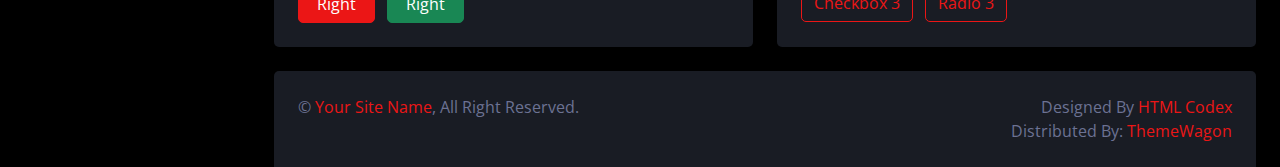
<file: templates/darkpan-1.0.0/button.html>
<!DOCTYPE html>
<html lang="en">

<head>
    <meta charset="utf-8">
    <title>DarkPan - Bootstrap 5 Admin Template</title>
    <meta content="width=device-width, initial-scale=1.0" name="viewport">
    <meta content="" name="keywords">
    <meta content="" name="description">

    <!-- Favicon -->
    <link href="img/favicon.ico" rel="icon">

    <!-- Google Web Fonts -->
    <link rel="preconnect" href="https://fonts.googleapis.com">
    <link rel="preconnect" href="https://fonts.gstatic.com" crossorigin>
    <link href="https://fonts.googleapis.com/css2?family=Open+Sans:wght@400;600&family=Roboto:wght@500;700&display=swap" rel="stylesheet"> 
    
    <!-- Icon Font Stylesheet -->
    <link href="https://cdnjs.cloudflare.com/ajax/libs/font-awesome/5.10.0/css/all.min.css" rel="stylesheet">
    <link href="https://cdn.jsdelivr.net/npm/bootstrap-icons@1.4.1/font/bootstrap-icons.css" rel="stylesheet">

    <!-- Libraries Stylesheet -->
    <link href="lib/owlcarousel/assets/owl.carousel.min.css" rel="stylesheet">
    <link href="lib/tempusdominus/css/tempusdominus-bootstrap-4.min.css" rel="stylesheet" />

    <!-- Customized Bootstrap Stylesheet -->
    <link href="css/bootstrap.min.css" rel="stylesheet">

    <!-- Template Stylesheet -->
    <link href="css/style.css" rel="stylesheet">
</head>

<body>
    <div class="container-fluid position-relative d-flex p-0">
        <!-- Spinner Start -->
        <div id="spinner" class="show bg-dark position-fixed translate-middle w-100 vh-100 top-50 start-50 d-flex align-items-center justify-content-center">
            <div class="spinner-border text-primary" style="width: 3rem; height: 3rem;" role="status">
                <span class="sr-only">Loading...</span>
            </div>
        </div>
        <!-- Spinner End -->


        <!-- Sidebar Start -->
        <div class="sidebar pe-4 pb-3">
            <nav class="navbar bg-secondary navbar-dark">
                <a href="index.html" class="navbar-brand mx-4 mb-3">
                    <h3 class="text-primary"><i class="fa fa-user-edit me-2"></i>DarkPan</h3>
                </a>
                <div class="d-flex align-items-center ms-4 mb-4">
                    <div class="position-relative">
                        <img class="rounded-circle" src="img/user.jpg" alt="" style="width: 40px; height: 40px;">
                        <div class="bg-success rounded-circle border border-2 border-white position-absolute end-0 bottom-0 p-1"></div>
                    </div>
                    <div class="ms-3">
                        <h6 class="mb-0">Jhon Doe</h6>
                        <span>Admin</span>
                    </div>
                </div>
                <div class="navbar-nav w-100">
                    <a href="index.html" class="nav-item nav-link"><i class="fa fa-tachometer-alt me-2"></i>Dashboard</a>
                    <div class="nav-item dropdown">
                        <a href="#" class="nav-link dropdown-toggle active" data-bs-toggle="dropdown"><i class="fa fa-laptop me-2"></i>Elements</a>
                        <div class="dropdown-menu bg-transparent border-0">
                            <a href="button.html" class="dropdown-item active">Buttons</a>
                            <a href="typography.html" class="dropdown-item">Typography</a>
                            <a href="element.html" class="dropdown-item">Other Elements</a>
                        </div>
                    </div>
                    <a href="widget.html" class="nav-item nav-link"><i class="fa fa-th me-2"></i>Widgets</a>
                    <a href="form.html" class="nav-item nav-link"><i class="fa fa-keyboard me-2"></i>Forms</a>
                    <a href="table.html" class="nav-item nav-link"><i class="fa fa-table me-2"></i>Tables</a>
                    <a href="chart.html" class="nav-item nav-link"><i class="fa fa-chart-bar me-2"></i>Charts</a>
                    <div class="nav-item dropdown">
                        <a href="#" class="nav-link dropdown-toggle" data-bs-toggle="dropdown"><i class="far fa-file-alt me-2"></i>Pages</a>
                        <div class="dropdown-menu bg-transparent border-0">
                            <a href="signin.html" class="dropdown-item">Sign In</a>
                            <a href="signup.html" class="dropdown-item">Sign Up</a>
                            <a href="404.html" class="dropdown-item">404 Error</a>
                            <a href="blank.html" class="dropdown-item">Blank Page</a>
                        </div>
                    </div>
                </div>
            </nav>
        </div>
        <!-- Sidebar End -->


        <!-- Content Start -->
        <div class="content">
            <!-- Navbar Start -->
            <nav class="navbar navbar-expand bg-secondary navbar-dark sticky-top px-4 py-0">
                <a href="index.html" class="navbar-brand d-flex d-lg-none me-4">
                    <h2 class="text-primary mb-0"><i class="fa fa-user-edit"></i></h2>
                </a>
                <a href="#" class="sidebar-toggler flex-shrink-0">
                    <i class="fa fa-bars"></i>
                </a>
                <form class="d-none d-md-flex ms-4">
                    <input class="form-control bg-dark border-0" type="search" placeholder="Search">
                </form>
                <div class="navbar-nav align-items-center ms-auto">
                    <div class="nav-item dropdown">
                        <a href="#" class="nav-link dropdown-toggle" data-bs-toggle="dropdown">
                            <i class="fa fa-envelope me-lg-2"></i>
                            <span class="d-none d-lg-inline-flex">Message</span>
                        </a>
                        <div class="dropdown-menu dropdown-menu-end bg-secondary border-0 rounded-0 rounded-bottom m-0">
                            <a href="#" class="dropdown-item">
                                <div class="d-flex align-items-center">
                                    <img class="rounded-circle" src="img/user.jpg" alt="" style="width: 40px; height: 40px;">
                                    <div class="ms-2">
                                        <h6 class="fw-normal mb-0">Jhon send you a message</h6>
                                        <small>15 minutes ago</small>
                                    </div>
                                </div>
                            </a>
                            <hr class="dropdown-divider">
                            <a href="#" class="dropdown-item">
                                <div class="d-flex align-items-center">
                                    <img class="rounded-circle" src="img/user.jpg" alt="" style="width: 40px; height: 40px;">
                                    <div class="ms-2">
                                        <h6 class="fw-normal mb-0">Jhon send you a message</h6>
                                        <small>15 minutes ago</small>
                                    </div>
                                </div>
                            </a>
                            <hr class="dropdown-divider">
                            <a href="#" class="dropdown-item">
                                <div class="d-flex align-items-center">
                                    <img class="rounded-circle" src="img/user.jpg" alt="" style="width: 40px; height: 40px;">
                                    <div class="ms-2">
                                        <h6 class="fw-normal mb-0">Jhon send you a message</h6>
                                        <small>15 minutes ago</small>
                                    </div>
                                </div>
                            </a>
                            <hr class="dropdown-divider">
                            <a href="#" class="dropdown-item text-center">See all message</a>
                        </div>
                    </div>
                    <div class="nav-item dropdown">
                        <a href="#" class="nav-link dropdown-toggle" data-bs-toggle="dropdown">
                            <i class="fa fa-bell me-lg-2"></i>
                            <span class="d-none d-lg-inline-flex">Notificatin</span>
                        </a>
                        <div class="dropdown-menu dropdown-menu-end bg-secondary border-0 rounded-0 rounded-bottom m-0">
                            <a href="#" class="dropdown-item">
                                <h6 class="fw-normal mb-0">Profile updated</h6>
                                <small>15 minutes ago</small>
                            </a>
                            <hr class="dropdown-divider">
                            <a href="#" class="dropdown-item">
                                <h6 class="fw-normal mb-0">New user added</h6>
                                <small>15 minutes ago</small>
                            </a>
                            <hr class="dropdown-divider">
                            <a href="#" class="dropdown-item">
                                <h6 class="fw-normal mb-0">Password changed</h6>
                                <small>15 minutes ago</small>
                            </a>
                            <hr class="dropdown-divider">
                            <a href="#" class="dropdown-item text-center">See all notifications</a>
                        </div>
                    </div>
                    <div class="nav-item dropdown">
                        <a href="#" class="nav-link dropdown-toggle" data-bs-toggle="dropdown">
                            <img class="rounded-circle me-lg-2" src="img/user.jpg" alt="" style="width: 40px; height: 40px;">
                            <span class="d-none d-lg-inline-flex">John Doe</span>
                        </a>
                        <div class="dropdown-menu dropdown-menu-end bg-secondary border-0 rounded-0 rounded-bottom m-0">
                            <a href="#" class="dropdown-item">My Profile</a>
                            <a href="#" class="dropdown-item">Settings</a>
                            <a href="#" class="dropdown-item">Log Out</a>
                        </div>
                    </div>
                </div>
            </nav>
            <!-- Navbar End -->


            <!-- Button Start -->
            <div class="container-fluid pt-4 px-4">
                <div class="row g-4">
                    <div class="col-sm-12 col-xl-6">
                        <div class="bg-secondary rounded h-100 p-4">
                            <h6 class="mb-4">Basic Buttons</h6>
                            <div class="m-n2">
                                <button type="button" class="btn btn-primary m-2">Primary</button>
                                <button type="button" class="btn btn-secondary m-2">Secondary</button>
                                <button type="button" class="btn btn-success m-2">Success</button>
                                <button type="button" class="btn btn-danger m-2">Danger</button>
                                <button type="button" class="btn btn-warning m-2">Warning</button>
                                <button type="button" class="btn btn-info m-2">Info</button>
                                <button type="button" class="btn btn-light m-2">Light</button>
                                <button type="button" class="btn btn-dark m-2">Dark</button>
                                <button type="button" class="btn btn-link m-2">Link</button>
                            </div>
                        </div>
                    </div>
                    <div class="col-sm-12 col-xl-6">
                        <div class="bg-secondary rounded h-100 p-4">
                            <h6 class="mb-4">Outline Buttons</h6>
                            <div class="m-n2">
                                <button type="button" class="btn btn-outline-primary m-2">Primary</button>
                                <button type="button" class="btn btn-outline-secondary m-2">Secondary</button>
                                <button type="button" class="btn btn-outline-success m-2">Success</button>
                                <button type="button" class="btn btn-outline-danger m-2">Danger</button>
                                <button type="button" class="btn btn-outline-warning m-2">Warning</button>
                                <button type="button" class="btn btn-outline-info m-2">Info</button>
                                <button type="button" class="btn btn-outline-light m-2">Light</button>
                                <button type="button" class="btn btn-outline-dark m-2">Dark</button>
                                <button type="button" class="btn btn-outline-link m-2">Link</button>
                            </div>
                        </div>
                    </div>
                    <div class="col-sm-12 col-xl-6">
                        <div class="bg-secondary rounded h-100 p-4">
                            <h6 class="mb-4">Rounded Buttons</h6>
                            <div class="m-n2">
                                <button type="button" class="btn btn-primary rounded-pill m-2">Primary</button>
                                <button type="button" class="btn btn-secondary rounded-pill m-2">Secondary</button>
                                <button type="button" class="btn btn-success rounded-pill m-2">Success</button>
                                <button type="button" class="btn btn-danger rounded-pill m-2">Danger</button>
                                <button type="button" class="btn btn-warning rounded-pill m-2">Warning</button>
                                <button type="button" class="btn btn-info rounded-pill m-2">Info</button>
                                <button type="button" class="btn btn-light rounded-pill m-2">Light</button>
                                <button type="button" class="btn btn-dark rounded-pill m-2">Dark</button>
                                <button type="button" class="btn btn-link rounded-pill m-2">Link</button>
                            </div>
                        </div>
                    </div>
                    <div class="col-sm-12 col-xl-6">
                        <div class="bg-secondary rounded h-100 p-4">
                            <h6 class="mb-4">Buttons Size</h6>
                            <div class="m-n2">
                                <button type="button" class="btn btn-lg btn-primary m-2">Large Button (btn-lg)</button>
                                <button type="button" class="btn btn-lg btn-secondary m-2">Large Button (btn-lg)</button>
                                <button type="button" class="btn btn-sm btn-primary m-2">Small Button (btn-sm)</button>
                                <button type="button" class="btn btn-sm btn-secondary m-2">Small Button (btn-sm)</button>
                            </div>
                        </div>
                    </div>
                    <div class="col-sm-12 col-xl-6">
                        <div class="bg-secondary rounded h-100 p-4">
                            <h6 class="mb-4">Icon Buttons</h6>
                            <div class="m-n2">
                                <button type="button" class="btn btn-square btn-primary m-2"><i class="fa fa-home"></i></button>
                                <button type="button" class="btn btn-square btn-outline-primary m-2"><i class="fa fa-home"></i></button>
                                <button type="button" class="btn btn-square btn-secondary m-2"><i class="fa fa-home"></i></button>
                                <button type="button" class="btn btn-square btn-outline-secondary m-2"><i class="fa fa-home"></i></button>
                                <button type="button" class="btn btn-square btn-success m-2"><i class="fa fa-home"></i></button>
                                <button type="button" class="btn btn-square btn-outline-success m-2"><i class="fa fa-home"></i></button>
                                <button type="button" class="btn btn-square btn-danger m-2"><i class="fa fa-home"></i></button>
                                <button type="button" class="btn btn-square btn-outline-danger m-2"><i class="fa fa-home"></i></button>
                                <button type="button" class="btn btn-square btn-warning m-2"><i class="fa fa-home"></i></button>
                                <button type="button" class="btn btn-square btn-outline-warning m-2"><i class="fa fa-home"></i></button>
                                <button type="button" class="btn btn-square btn-info m-2"><i class="fa fa-home"></i></button>
                                <button type="button" class="btn btn-square btn-outline-info m-2"><i class="fa fa-home"></i></button>
                                <button type="button" class="btn btn-square btn-dark m-2"><i class="fa fa-home"></i></button>
                                <button type="button" class="btn btn-square btn-outline-dark m-2"><i class="fa fa-home"></i></button>
                            </div>
                        </div>
                    </div>
                    <div class="col-sm-12 col-xl-6">
                        <div class="bg-secondary rounded h-100 p-4">
                            <h6 class="mb-4">Icon Buttons Size</h6>
                            <div class="m-n2">
                                <button type="button" class="btn btn-lg btn-lg-square btn-primary m-2"><i class="fa fa-home"></i></button>
                                <button type="button" class="btn btn-lg btn-lg-square btn-outline-primary m-2"><i class="fa fa-home"></i></button>
                                <button type="button" class="btn btn-square btn-primary m-2"><i class="fa fa-home"></i></button>
                                <button type="button" class="btn btn-square btn-outline-primary m-2"><i class="fa fa-home"></i></button>
                                <button type="button" class="btn btn-sm btn-sm-square btn-primary m-2"><i class="fa fa-home"></i></button>
                                <button type="button" class="btn btn-sm btn-sm-square btn-outline-primary m-2"><i class="fa fa-home"></i></button>
                            </div>
                        </div>
                    </div>
                    <div class="col-sm-12 col-xl-6">
                        <div class="bg-secondary rounded h-100 p-4">
                            <h6 class="mb-4">Icon & Text Buttons</h6>
                            <div class="m-n2">
                                <button type="button" class="btn btn-primary m-2"><i class="fa fa-home me-2"></i>Icon Left</button>
                                <button type="button" class="btn btn-outline-primary m-2"><i class="fa fa-home me-2"></i>Icon Left</button>
                                <button type="button" class="btn btn-primary m-2">Icon Right<i class="fa fa-home ms-2"></i></button>
                                <button type="button" class="btn btn-outline-primary m-2">Icon Right<i class="fa fa-home ms-2"></i></button>
                            </div>
                        </div>
                    </div>
                    <div class="col-sm-12 col-xl-6">
                        <div class="bg-secondary rounded h-100 p-4">
                            <h6 class="mb-4">Block Buttons</h6>
                            <div class="m-n2">
                                <button class="btn btn-primary w-100 m-2" type="button">Button</button>
                                <button class="btn btn-outline-primary w-100 m-2" type="button">Button</button>
                            </div>
                        </div>
                    </div>
                    <div class="col-sm-12 col-xl-6">
                        <div class="bg-secondary rounded h-100 p-4">
                            <h6 class="mb-4">Basic Button Group</h6>
                            <div class="btn-group" role="group">
                                <button type="button" class="btn btn-primary">Left</button>
                                <button type="button" class="btn btn-primary">Middle</button>
                                <button type="button" class="btn btn-primary">Right</button>
                            </div>
                        </div>
                    </div>
                    <div class="col-sm-12 col-xl-6">
                        <div class="bg-secondary rounded h-100 p-4">
                            <h6 class="mb-4">Mixed Button Group</h6>
                            <div class="btn-group" role="group">
                                <button type="button" class="btn btn-danger">Left</button>
                                <button type="button" class="btn btn-warning">Middle</button>
                                <button type="button" class="btn btn-success">Right</button>
                            </div>
                        </div>
                    </div>
                    <div class="col-sm-12 col-xl-6">
                        <div class="bg-secondary rounded h-100 p-4">
                            <h6 class="mb-4">Outlined Button Group</h6>
                            <div class="btn-group" role="group">
                                <button type="button" class="btn btn-outline-primary">Left</button>
                                <button type="button" class="btn btn-outline-primary">Middle</button>
                                <button type="button" class="btn btn-outline-primary">Right</button>
                            </div>
                        </div>
                    </div>
                    <div class="col-sm-12 col-xl-6">
                        <div class="bg-secondary rounded h-100 p-4">
                            <h6 class="mb-4">Checkbox Button Group</h6>
                            <div class="btn-group" role="group">
                                <input type="checkbox" class="btn-check" id="btncheck1" autocomplete="off">
                                <label class="btn btn-outline-primary" for="btncheck1">Checkbox 1</label>

                                <input type="checkbox" class="btn-check" id="btncheck2" autocomplete="off">
                                <label class="btn btn-outline-primary" for="btncheck2">Checkbox 2</label>

                                <input type="checkbox" class="btn-check" id="btncheck3" autocomplete="off">
                                <label class="btn btn-outline-primary" for="btncheck3">Checkbox 3</label>
                            </div>
                        </div>
                    </div>
                    <div class="col-sm-12 col-xl-6">
                        <div class="bg-secondary rounded h-100 p-4">
                            <h6 class="mb-4">Radio Button Group</h6>
                            <div class="btn-group" role="group">
                                <input type="radio" class="btn-check" name="btnradio" id="btnradio1" autocomplete="off"
                                    checked>
                                <label class="btn btn-outline-primary" for="btnradio1">Radio 1</label>

                                <input type="radio" class="btn-check" name="btnradio" id="btnradio2" autocomplete="off">
                                <label class="btn btn-outline-primary" for="btnradio2">Radio 2</label>

                                <input type="radio" class="btn-check" name="btnradio" id="btnradio3" autocomplete="off">
                                <label class="btn btn-outline-primary" for="btnradio3">Radio 3</label>
                            </div>
                        </div>
                    </div>
                    <div class="col-sm-12 col-xl-6">
                        <div class="bg-secondary rounded h-100 p-4">
                            <h6 class="mb-4">Button Toolbar</h6>
                            <div class="btn-toolbar" role="toolbar">
                                <div class="btn-group me-2" role="group" aria-label="First group">
                                    <button type="button" class="btn btn-primary">1</button>
                                    <button type="button" class="btn btn-primary">2</button>
                                    <button type="button" class="btn btn-primary">3</button>
                                    <button type="button" class="btn btn-primary">4</button>
                                </div>
                                <div class="btn-group me-2" role="group" aria-label="Second group">
                                    <button type="button" class="btn btn-secondary">5</button>
                                    <button type="button" class="btn btn-secondary">6</button>
                                    <button type="button" class="btn btn-secondary">7</button>
                                </div>
                                <div class="btn-group" role="group" aria-label="Third group">
                                    <button type="button" class="btn btn-info">8</button>
                                </div>
                            </div>
                        </div>
                    </div>
                    <div class="col-sm-12 col-xl-6">
                        <div class="bg-secondary rounded h-100 p-4">
                            <h6 class="mb-4">Vertical Button Group</h6>
                            <div class="btn-group-vertical me-2" role="group">
                                <button type="button" class="btn btn-primary">Left</button>
                                <button type="button" class="btn btn-primary">Middle</button>
                                <button type="button" class="btn btn-primary">Right</button>
                            </div>
                            <div class="btn-group-vertical" role="group">
                                <button type="button" class="btn btn-danger">Left</button>
                                <button type="button" class="btn btn-warning">Middle</button>
                                <button type="button" class="btn btn-success">Right</button>
                            </div>
                        </div>
                    </div>
                    <div class="col-sm-12 col-xl-6">
                        <div class="bg-secondary rounded h-100 p-4">
                            <h6 class="mb-4">Vertical Button Group (Checkbox & Radio)</h6>
                            <div class="btn-group-vertical me-2" role="group">
                                <input type="checkbox" class="btn-check" id="btncheck1" autocomplete="off">
                                <label class="btn btn-outline-primary" for="btncheck1">Checkbox 1</label>

                                <input type="checkbox" class="btn-check" id="btncheck2" autocomplete="off">
                                <label class="btn btn-outline-primary" for="btncheck2">Checkbox 2</label>

                                <input type="checkbox" class="btn-check" id="btncheck3" autocomplete="off">
                                <label class="btn btn-outline-primary" for="btncheck3">Checkbox 3</label>
                            </div>
                            <div class="btn-group-vertical" role="group">
                                <input type="radio" class="btn-check" name="btnradio" id="btnradio1" autocomplete="off"
                                    checked>
                                <label class="btn btn-outline-primary" for="btnradio1">Radio 1</label>

                                <input type="radio" class="btn-check" name="btnradio" id="btnradio2" autocomplete="off">
                                <label class="btn btn-outline-primary" for="btnradio2">Radio 2</label>

                                <input type="radio" class="btn-check" name="btnradio" id="btnradio3" autocomplete="off">
                                <label class="btn btn-outline-primary" for="btnradio3">Radio 3</label>
                            </div>
                        </div>
                    </div>
                </div>
            </div>
            <!-- Button End -->


            <!-- Footer Start -->
            <div class="container-fluid pt-4 px-4">
                <div class="bg-secondary rounded-top p-4">
                    <div class="row">
                        <div class="col-12 col-sm-6 text-center text-sm-start">
                            &copy; <a href="#">Your Site Name</a>, All Right Reserved. 
                        </div>
                        <div class="col-12 col-sm-6 text-center text-sm-end">
                            <!--/*** This template is free as long as you keep the footer author’s credit link/attribution link/backlink. If you'd like to use the template without the footer author’s credit link/attribution link/backlink, you can purchase the Credit Removal License from "https://htmlcodex.com/credit-removal". Thank you for your support. ***/-->
                            Designed By <a href="https://htmlcodex.com">HTML Codex</a>
                            <br>Distributed By: <a href="https://themewagon.com" target="_blank">ThemeWagon</a>
                        </div>
                    </div>
                </div>
            </div>
            <!-- Footer End -->
        </div>
        <!-- Content End -->


        <!-- Back to Top -->
        <a href="#" class="btn btn-lg btn-primary btn-lg-square back-to-top"><i class="bi bi-arrow-up"></i></a>
    </div>

    <!-- JavaScript Libraries -->
    <script src="https://code.jquery.com/jquery-3.4.1.min.js"></script>
    <script src="https://cdn.jsdelivr.net/npm/bootstrap@5.0.0/dist/js/bootstrap.bundle.min.js"></script>
    <script src="lib/chart/chart.min.js"></script>
    <script src="lib/easing/easing.min.js"></script>
    <script src="lib/waypoints/waypoints.min.js"></script>
    <script src="lib/owlcarousel/owl.carousel.min.js"></script>
    <script src="lib/tempusdominus/js/moment.min.js"></script>
    <script src="lib/tempusdominus/js/moment-timezone.min.js"></script>
    <script src="lib/tempusdominus/js/tempusdominus-bootstrap-4.min.js"></script>

    <!-- Template Javascript -->
    <script src="js/main.js"></script>
</body>

</html>
</file>
<file: templates/darkpan-1.0.0/css/style.css>
/********** Template CSS **********/
:root {
    --primary: #EB1616;
    --secondary: #191C24;
    --light: #6C7293;
    --dark: #000000;
}

.back-to-top {
    position: fixed;
    display: none;
    right: 45px;
    bottom: 45px;
    z-index: 99;
}


/*** Spinner ***/
#spinner {
    opacity: 0;
    visibility: hidden;
    transition: opacity .5s ease-out, visibility 0s linear .5s;
    z-index: 99999;
}

#spinner.show {
    transition: opacity .5s ease-out, visibility 0s linear 0s;
    visibility: visible;
    opacity: 1;
}


/*** Button ***/
.btn {
    transition: .5s;
}

.btn-square {
    width: 38px;
    height: 38px;
}

.btn-sm-square {
    width: 32px;
    height: 32px;
}

.btn-lg-square {
    width: 48px;
    height: 48px;
}

.btn-square,
.btn-sm-square,
.btn-lg-square {
    padding: 0;
    display: inline-flex;
    align-items: center;
    justify-content: center;
    font-weight: normal;
    border-radius: 50px;
}


/*** Layout ***/
.sidebar {
    position: fixed;
    top: 0;
    left: 0;
    bottom: 0;
    width: 250px;
    height: 100vh;
    overflow-y: auto;
    background: var(--secondary);
    transition: 0.5s;
    z-index: 999;
}

.content {
    margin-left: 250px;
    min-height: 100vh;
    background: var(--dark);
    transition: 0.5s;
}

@media (min-width: 992px) {
    .sidebar {
        margin-left: 0;
    }

    .sidebar.open {
        margin-left: -250px;
    }

    .content {
        width: calc(100% - 250px);
    }

    .content.open {
        width: 100%;
        margin-left: 0;
    }
}

@media (max-width: 991.98px) {
    .sidebar {
        margin-left: -250px;
    }

    .sidebar.open {
        margin-left: 0;
    }

    .content {
        width: 100%;
        margin-left: 0;
    }
}


/*** Navbar ***/
.sidebar .navbar .navbar-nav .nav-link {
    padding: 7px 20px;
    color: var(--light);
    font-weight: 500;
    border-left: 3px solid var(--secondary);
    border-radius: 0 30px 30px 0;
    outline: none;
}

.sidebar .navbar .navbar-nav .nav-link:hover,
.sidebar .navbar .navbar-nav .nav-link.active {
    color: var(--primary);
    background: var(--dark);
    border-color: var(--primary);
}

.sidebar .navbar .navbar-nav .nav-link i {
    width: 40px;
    height: 40px;
    display: inline-flex;
    align-items: center;
    justify-content: center;
    background: var(--dark);
    border-radius: 40px;
}

.sidebar .navbar .navbar-nav .nav-link:hover i,
.sidebar .navbar .navbar-nav .nav-link.active i {
    background: var(--secondary);
}

.sidebar .navbar .dropdown-toggle::after {
    position: absolute;
    top: 15px;
    right: 15px;
    border: none;
    content: "\f107";
    font-family: "Font Awesome 5 Free";
    font-weight: 900;
    transition: .5s;
}

.sidebar .navbar .dropdown-toggle[aria-expanded=true]::after {
    transform: rotate(-180deg);
}

.sidebar .navbar .dropdown-item {
    padding-left: 25px;
    border-radius: 0 30px 30px 0;
    color: var(--light);
}

.sidebar .navbar .dropdown-item:hover,
.sidebar .navbar .dropdown-item.active {
    background: var(--dark);
}

.content .navbar .navbar-nav .nav-link {
    margin-left: 25px;
    padding: 12px 0;
    color: var(--light);
    outline: none;
}

.content .navbar .navbar-nav .nav-link:hover,
.content .navbar .navbar-nav .nav-link.active {
    color: var(--primary);
}

.content .navbar .sidebar-toggler,
.content .navbar .navbar-nav .nav-link i {
    width: 40px;
    height: 40px;
    display: inline-flex;
    align-items: center;
    justify-content: center;
    background: var(--dark);
    border-radius: 40px;
}

.content .navbar .dropdown-item {
    color: var(--light);
}

.content .navbar .dropdown-item:hover,
.content .navbar .dropdown-item.active {
    background: var(--dark);
}

.content .navbar .dropdown-toggle::after {
    margin-left: 6px;
    vertical-align: middle;
    border: none;
    content: "\f107";
    font-family: "Font Awesome 5 Free";
    font-weight: 900;
    transition: .5s;
}

.content .navbar .dropdown-toggle[aria-expanded=true]::after {
    transform: rotate(-180deg);
}

@media (max-width: 575.98px) {
    .content .navbar .navbar-nav .nav-link {
        margin-left: 15px;
    }
}


/*** Date Picker ***/
.bootstrap-datetimepicker-widget.bottom {
    top: auto !important;
}

.bootstrap-datetimepicker-widget .table * {
    border-bottom-width: 0px;
}

.bootstrap-datetimepicker-widget .table th {
    font-weight: 500;
}

.bootstrap-datetimepicker-widget.dropdown-menu {
    padding: 10px;
    border-radius: 2px;
}

.bootstrap-datetimepicker-widget table td.active,
.bootstrap-datetimepicker-widget table td.active:hover {
    background: var(--primary);
}

.bootstrap-datetimepicker-widget table td.today::before {
    border-bottom-color: var(--primary);
}


/*** Testimonial ***/
.progress .progress-bar {
    width: 0px;
    transition: 2s;
}


/*** Testimonial ***/
.testimonial-carousel .owl-dots {
    margin-top: 24px;
    display: flex;
    align-items: flex-end;
    justify-content: center;
}

.testimonial-carousel .owl-dot {
    position: relative;
    display: inline-block;
    margin: 0 5px;
    width: 15px;
    height: 15px;
    border: 5px solid var(--primary);
    border-radius: 15px;
    transition: .5s;
}

.testimonial-carousel .owl-dot.active {
    background: var(--dark);
    border-color: var(--primary);
}
</file>
